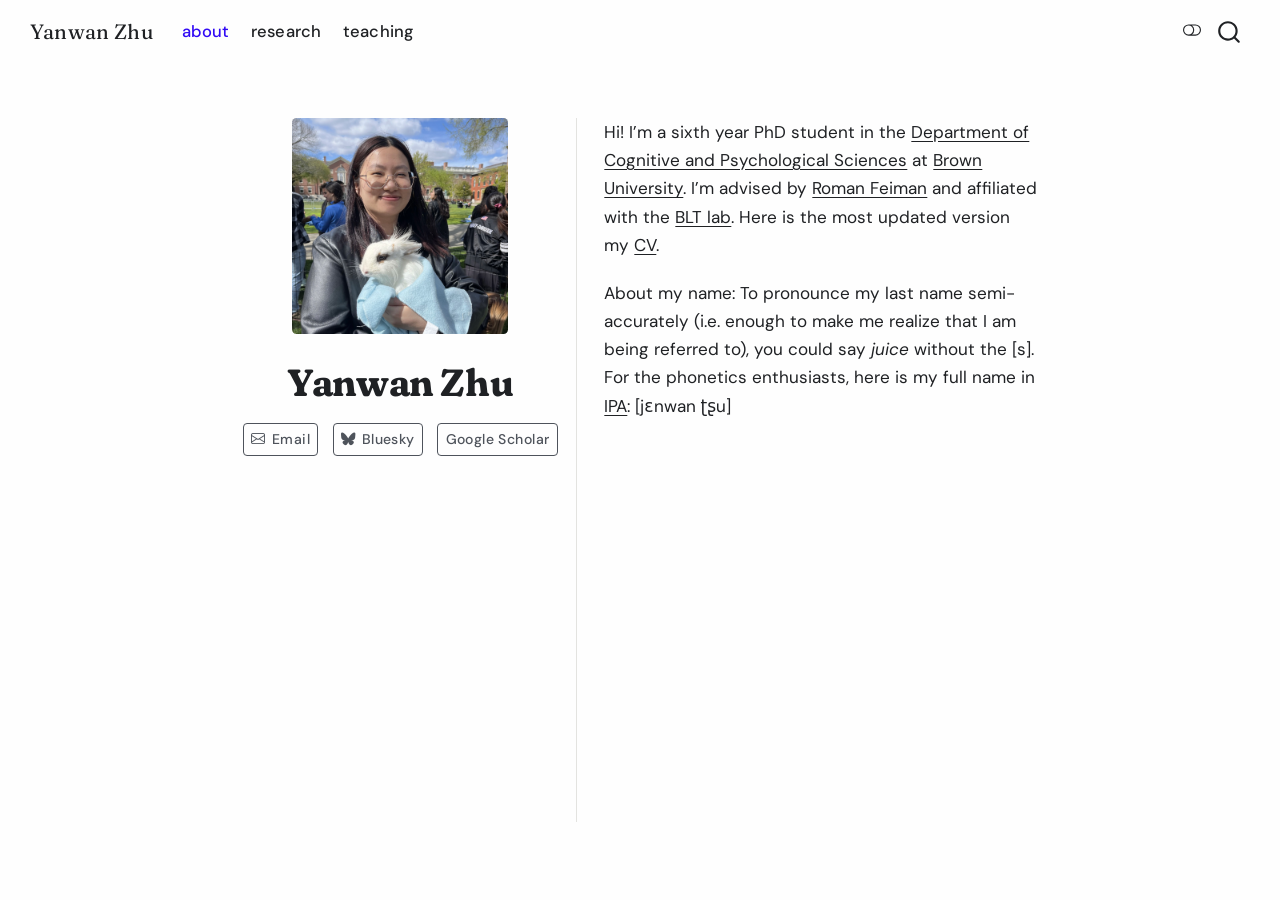
<file: index.html>
<!DOCTYPE html>
<html xmlns="http://www.w3.org/1999/xhtml" lang="en" xml:lang="en"><head>

<meta charset="utf-8">
<meta name="generator" content="quarto-1.9.36">

<meta name="viewport" content="width=device-width, initial-scale=1.0, user-scalable=yes">


<title>Yanwan Zhu</title>
<style>
/* Default styles provided by pandoc.
** See https://pandoc.org/MANUAL.html#variables-for-html for config info.
*/
code{white-space: pre-wrap;}
span.smallcaps{font-variant: small-caps;}
div.columns{display: flex; gap: min(4vw, 1.5em);}
div.column{flex: auto; overflow-x: auto;}
div.hanging-indent{margin-left: 1.5em; text-indent: -1.5em;}
ul.task-list{list-style: none;}
ul.task-list li input[type="checkbox"] {
  width: 0.8em;
  margin: 0 0.8em 0.2em -1em; /* quarto-specific, see https://github.com/quarto-dev/quarto-cli/issues/4556 */ 
  vertical-align: middle;
}
</style>


<script src="site_libs/quarto-nav/quarto-nav.js"></script>
<script src="site_libs/quarto-nav/headroom.min.js"></script>
<script src="site_libs/clipboard/clipboard.min.js"></script>
<script src="site_libs/quarto-search/autocomplete.umd.js"></script>
<script src="site_libs/quarto-search/fuse.min.js"></script>
<script src="site_libs/quarto-search/quarto-search.js"></script>
<meta name="quarto:offset" content="./">
<link href="./favicon.png" rel="icon" type="image/png">
<script src="site_libs/quarto-html/quarto.js" type="module"></script>
<script src="site_libs/quarto-html/tabsets/tabsets.js" type="module"></script>
<script src="site_libs/quarto-html/popper.min.js"></script>
<script src="site_libs/quarto-html/tippy.umd.min.js"></script>
<link href="site_libs/quarto-html/tippy.css" rel="stylesheet">
<link href="site_libs/quarto-html/quarto-syntax-highlighting-addd94f4e7ed02a982857e2a12febfa5.css" rel="stylesheet" class="quarto-color-scheme" id="quarto-text-highlighting-styles">
<link href="site_libs/quarto-html/quarto-syntax-highlighting-dark-85aa6de9a6b3f19ce81c1daf69092015.css" rel="stylesheet" class="quarto-color-scheme quarto-color-alternate" id="quarto-text-highlighting-styles">
<link href="site_libs/quarto-html/quarto-syntax-highlighting-addd94f4e7ed02a982857e2a12febfa5.css" rel="stylesheet" class="quarto-color-scheme-extra" id="quarto-text-highlighting-styles">
<script src="site_libs/bootstrap/bootstrap.min.js"></script>
<link href="site_libs/bootstrap/bootstrap-icons.css" rel="stylesheet">
<link href="site_libs/bootstrap/bootstrap-2f0331f2d6e38816ce0af47c89180d56.min.css" rel="stylesheet" append-hash="true" class="quarto-color-scheme" id="quarto-bootstrap" data-mode="light">
<link href="site_libs/bootstrap/bootstrap-dark-ede0a9b2e748301b54d7dc3af17618ef.min.css" rel="stylesheet" append-hash="true" class="quarto-color-scheme quarto-color-alternate" id="quarto-bootstrap" data-mode="dark">
<link href="site_libs/bootstrap/bootstrap-2f0331f2d6e38816ce0af47c89180d56.min.css" rel="stylesheet" append-hash="true" class="quarto-color-scheme-extra" id="quarto-bootstrap" data-mode="light">
<script id="quarto-search-options" type="application/json">{
  "location": "navbar",
  "copy-button": false,
  "collapse-after": 3,
  "panel-placement": "end",
  "type": "overlay",
  "limit": 50,
  "keyboard-shortcut": [
    "f",
    "/",
    "s"
  ],
  "show-item-context": false,
  "language": {
    "search-no-results-text": "No results",
    "search-matching-documents-text": "matching documents",
    "search-copy-link-title": "Copy link to search",
    "search-hide-matches-text": "Hide additional matches",
    "search-more-match-text": "more match in this document",
    "search-more-matches-text": "more matches in this document",
    "search-clear-button-title": "Clear",
    "search-text-placeholder": "",
    "search-detached-cancel-button-title": "Cancel",
    "search-submit-button-title": "Submit",
    "search-label": "Search"
  }
}</script>


<meta property="og:title" content="Yanwan Zhu">
<meta property="og:image" content="https://yanwanz.github.io/profile.jpg">
<meta property="og:site_name" content="Yanwan Zhu">
</head>

<body class="nav-fixed fullcontent quarto-light"><script id="quarto-html-before-body" type="application/javascript">
    const toggleBodyColorMode = (bsSheetEl) => {
      const mode = bsSheetEl.getAttribute("data-mode");
      const bodyEl = window.document.querySelector("body");
      if (mode === "dark") {
        bodyEl.classList.add("quarto-dark");
        bodyEl.classList.remove("quarto-light");
      } else {
        bodyEl.classList.add("quarto-light");
        bodyEl.classList.remove("quarto-dark");
      }
    }
    const toggleBodyColorPrimary = () => {
      const bsSheetEl = window.document.querySelector("link#quarto-bootstrap:not([rel=disabled-stylesheet])");
      if (bsSheetEl) {
        toggleBodyColorMode(bsSheetEl);
      }
    }
    const setColorSchemeToggle = (alternate) => {
      const toggles = window.document.querySelectorAll('.quarto-color-scheme-toggle');
      for (let i=0; i < toggles.length; i++) {
        const toggle = toggles[i];
        if (toggle) {
          if (alternate) {
            toggle.classList.add("alternate");
          } else {
            toggle.classList.remove("alternate");
          }
        }
      }
    };
    const toggleColorMode = (alternate) => {
      // Switch the stylesheets
      const primaryStylesheets = window.document.querySelectorAll('link.quarto-color-scheme:not(.quarto-color-alternate)');
      const alternateStylesheets = window.document.querySelectorAll('link.quarto-color-scheme.quarto-color-alternate');
      manageTransitions('#quarto-margin-sidebar .nav-link', false);
      if (alternate) {
        // note: dark is layered on light, we don't disable primary!
        enableStylesheet(alternateStylesheets);
        for (const sheetNode of alternateStylesheets) {
          if (sheetNode.id === "quarto-bootstrap") {
            toggleBodyColorMode(sheetNode);
          }
        }
      } else {
        disableStylesheet(alternateStylesheets);
        enableStylesheet(primaryStylesheets)
        toggleBodyColorPrimary();
      }
      manageTransitions('#quarto-margin-sidebar .nav-link', true);
      // Switch the toggles
      setColorSchemeToggle(alternate)
      // Hack to workaround the fact that safari doesn't
      // properly recolor the scrollbar when toggling (#1455)
      if (navigator.userAgent.indexOf('Safari') > 0 && navigator.userAgent.indexOf('Chrome') == -1) {
        manageTransitions("body", false);
        window.scrollTo(0, 1);
        setTimeout(() => {
          window.scrollTo(0, 0);
          manageTransitions("body", true);
        }, 40);
      }
    }
    const disableStylesheet = (stylesheets) => {
      for (let i=0; i < stylesheets.length; i++) {
        const stylesheet = stylesheets[i];
        stylesheet.rel = 'disabled-stylesheet';
      }
    }
    const enableStylesheet = (stylesheets) => {
      for (let i=0; i < stylesheets.length; i++) {
        const stylesheet = stylesheets[i];
        if(stylesheet.rel !== 'stylesheet') { // for Chrome, which will still FOUC without this check
          stylesheet.rel = 'stylesheet';
        }
      }
    }
    const manageTransitions = (selector, allowTransitions) => {
      const els = window.document.querySelectorAll(selector);
      for (let i=0; i < els.length; i++) {
        const el = els[i];
        if (allowTransitions) {
          el.classList.remove('notransition');
        } else {
          el.classList.add('notransition');
        }
      }
    }
    const isFileUrl = () => {
      return window.location.protocol === 'file:';
    }
    const hasAlternateSentinel = () => {
      let styleSentinel = getColorSchemeSentinel();
      if (styleSentinel !== null) {
        return styleSentinel === "alternate";
      } else {
        return false;
      }
    }
    const setStyleSentinel = (alternate) => {
      const value = alternate ? "alternate" : "default";
      if (!isFileUrl()) {
        window.localStorage.setItem("quarto-color-scheme", value);
      } else {
        localAlternateSentinel = value;
      }
    }
    const getColorSchemeSentinel = () => {
      if (!isFileUrl()) {
        const storageValue = window.localStorage.getItem("quarto-color-scheme");
        return storageValue != null ? storageValue : localAlternateSentinel;
      } else {
        return localAlternateSentinel;
      }
    }
    const toggleGiscusIfUsed = (isAlternate, darkModeDefault) => {
      const baseTheme = document.querySelector('#giscus-base-theme')?.value ?? 'light';
      const alternateTheme = document.querySelector('#giscus-alt-theme')?.value ?? 'dark';
      let newTheme = '';
      if(authorPrefersDark) {
        newTheme = isAlternate ? baseTheme : alternateTheme;
      } else {
        newTheme = isAlternate ? alternateTheme : baseTheme;
      }
      const changeGiscusTheme = () => {
        // From: https://github.com/giscus/giscus/issues/336
        const sendMessage = (message) => {
          const iframe = document.querySelector('iframe.giscus-frame');
          if (!iframe) return;
          iframe.contentWindow.postMessage({ giscus: message }, 'https://giscus.app');
        }
        sendMessage({
          setConfig: {
            theme: newTheme
          }
        });
      }
      const isGiscussLoaded = window.document.querySelector('iframe.giscus-frame') !== null;
      if (isGiscussLoaded) {
        changeGiscusTheme();
      }
    };
    const authorPrefersDark = false;
    const darkModeDefault = authorPrefersDark;
      document.querySelector('link#quarto-text-highlighting-styles.quarto-color-scheme-extra').rel = 'disabled-stylesheet';
      document.querySelector('link#quarto-bootstrap.quarto-color-scheme-extra').rel = 'disabled-stylesheet';
    let localAlternateSentinel = darkModeDefault ? 'alternate' : 'default';
    // Dark / light mode switch
    window.quartoToggleColorScheme = () => {
      // Read the current dark / light value
      let toAlternate = !hasAlternateSentinel();
      toggleColorMode(toAlternate);
      setStyleSentinel(toAlternate);
      toggleGiscusIfUsed(toAlternate, darkModeDefault);
      window.dispatchEvent(new Event('resize'));
    };
    // Switch to dark mode if need be
    if (hasAlternateSentinel()) {
      toggleColorMode(true);
    } else {
      toggleColorMode(false);
    }
  </script>

<div id="quarto-search-results"></div>
  <header id="quarto-header" class="headroom fixed-top">
    <nav class="navbar navbar-expand-lg " data-bs-theme="dark">
      <div class="navbar-container container-fluid">
      <div class="navbar-brand-container mx-auto">
    <a class="navbar-brand" href="./index.html">
    <span class="navbar-title">Yanwan Zhu</span>
    </a>
  </div>
            <div id="quarto-search" class="" title="Search"></div>
          <button class="navbar-toggler" type="button" data-bs-toggle="collapse" data-bs-target="#navbarCollapse" aria-controls="navbarCollapse" role="menu" aria-expanded="false" aria-label="Toggle navigation" onclick="if (window.quartoToggleHeadroom) { window.quartoToggleHeadroom(); }">
  <span class="navbar-toggler-icon"></span>
</button>
          <div class="collapse navbar-collapse" id="navbarCollapse">
            <ul class="navbar-nav navbar-nav-scroll me-auto">
  <li class="nav-item">
    <a class="nav-link active" href="./index.html" aria-current="page"> 
<span class="menu-text">about</span></a>
  </li>  
  <li class="nav-item">
    <a class="nav-link" href="./research.html"> 
<span class="menu-text">research</span></a>
  </li>  
  <li class="nav-item">
    <a class="nav-link" href="./teaching.html"> 
<span class="menu-text">teaching</span></a>
  </li>  
</ul>
          </div> <!-- /navcollapse -->
            <div class="quarto-navbar-tools">
  <a href="" class="quarto-color-scheme-toggle quarto-navigation-tool  px-1" onclick="window.quartoToggleColorScheme(); return false;" title="Toggle dark mode"><i class="bi"></i></a>
</div>
      </div> <!-- /container-fluid -->
    </nav>
</header>
<!-- content -->
<div id="quarto-content" class="quarto-container page-columns page-rows-contents page-layout-article page-navbar">
<!-- sidebar -->
<!-- margin-sidebar -->
    
<!-- main -->
<div class="quarto-about-trestles">
  <div class="about-entity">
    <img src="profile.jpg" class="about-image
  rounded " style="width: 12em;">
<header id="title-block-header" class="quarto-title-block default">
<div class="quarto-title">
<h1 class="title">Yanwan Zhu</h1>
</div>
<div class="quarto-title-meta">
  </div>
</header>
    <div class="about-links">
  <a href="/yanwan_zhu@brown.edu" class="about-link" rel="" target="">
    <i class="bi bi-envelope"></i>
     <span class="about-link-text">Email</span>
  </a>
  <a href="https://bsky.app/profile/yanwan.bsky.social" class="about-link" rel="" target="">
    <i class="bi bi-bluesky"></i>
     <span class="about-link-text">Bluesky</span>
  </a>
  <a href="https://scholar.google.com/citations?user=Q4MAyaoAAAAJ" class="about-link" rel="" target="">
     <span class="about-link-text">Google Scholar</span>
  </a>
</div>
  </div>
  <div class="about-contents"><main class="content" id="quarto-document-content">

<div class="bio">
<p>Hi! I’m a sixth year PhD student in the <a href="https://copsy.brown.edu/">Department of Cognitive and Psychological Sciences</a> at <a href="https://www.brown.edu/">Brown University</a>. I’m advised by <a href="https://www.brown.edu/academics/cognitive-linguistic-psychological-sciences/people/faculty/roman-feiman">Roman Feiman</a> and affiliated with the <a href="https://sites.brown.edu/bltlab/">BLT lab</a>. Here is the most updated version my <a href="cv.pdf">CV</a>.</p>
<p>About my name: To pronounce my last name semi-accurately (i.e.&nbsp;enough to make me realize that I am being referred to), you could say <em>juice</em> without the [s]. For the phonetics enthusiasts, here is my full name in <a href="https://en.wikipedia.org/wiki/International_Phonetic_Alphabet">IPA</a>: [jɛnwan ʈʂu]</p>
</div>


</main></div>
</div>
 <!-- /main -->
<script id="quarto-html-after-body" type="application/javascript">
  window.document.addEventListener("DOMContentLoaded", function (event) {
    // Ensure there is a toggle, if there isn't float one in the top right
    if (window.document.querySelector('.quarto-color-scheme-toggle') === null) {
      const a = window.document.createElement('a');
      a.classList.add('top-right');
      a.classList.add('quarto-color-scheme-toggle');
      a.href = "";
      a.onclick = function() { try { window.quartoToggleColorScheme(); } catch {} return false; };
      const i = window.document.createElement("i");
      i.classList.add('bi');
      a.appendChild(i);
      window.document.body.appendChild(a);
    }
    setColorSchemeToggle(hasAlternateSentinel())
    const isCodeAnnotation = (el) => {
      for (const clz of el.classList) {
        if (clz.startsWith('code-annotation-')) {                     
          return true;
        }
      }
      return false;
    }
    const onCopySuccess = function(e) {
      // button target
      const button = e.trigger;
      // don't keep focus
      button.blur();
      // flash "checked"
      button.classList.add('code-copy-button-checked');
      var currentTitle = button.getAttribute("title");
      button.setAttribute("title", "Copied!");
      let tooltip;
      if (window.bootstrap) {
        button.setAttribute("data-bs-toggle", "tooltip");
        button.setAttribute("data-bs-placement", "left");
        button.setAttribute("data-bs-title", "Copied!");
        tooltip = new bootstrap.Tooltip(button, 
          { trigger: "manual", 
            customClass: "code-copy-button-tooltip",
            offset: [0, -8]});
        tooltip.show();    
      }
      setTimeout(function() {
        if (tooltip) {
          tooltip.hide();
          button.removeAttribute("data-bs-title");
          button.removeAttribute("data-bs-toggle");
          button.removeAttribute("data-bs-placement");
        }
        button.setAttribute("title", currentTitle);
        button.classList.remove('code-copy-button-checked');
      }, 1000);
      // clear code selection
      e.clearSelection();
    }
    const getTextToCopy = function(trigger) {
      const outerScaffold = trigger.parentElement.cloneNode(true);
      const codeEl = outerScaffold.querySelector('code');
      for (const childEl of codeEl.children) {
        if (isCodeAnnotation(childEl)) {
          childEl.remove();
        }
      }
      return codeEl.innerText;
    }
    const clipboard = new window.ClipboardJS('.code-copy-button:not([data-in-quarto-modal])', {
      text: getTextToCopy
    });
    clipboard.on('success', onCopySuccess);
    if (window.document.getElementById('quarto-embedded-source-code-modal')) {
      const clipboardModal = new window.ClipboardJS('.code-copy-button[data-in-quarto-modal]', {
        text: getTextToCopy,
        container: window.document.getElementById('quarto-embedded-source-code-modal')
      });
      clipboardModal.on('success', onCopySuccess);
    }
      var localhostRegex = new RegExp(/^(?:http|https):\/\/localhost\:?[0-9]*\//);
      var mailtoRegex = new RegExp(/^mailto:/);
        var filterRegex = new RegExp("https:\/\/yanwanz\.github\.io");
      var isInternal = (href) => {
          return filterRegex.test(href) || localhostRegex.test(href) || mailtoRegex.test(href);
      }
      // Inspect non-navigation links and adorn them if external
     var links = window.document.querySelectorAll('a[href]:not(.nav-link):not(.navbar-brand):not(.toc-action):not(.sidebar-link):not(.sidebar-item-toggle):not(.pagination-link):not(.no-external):not([aria-hidden]):not(.dropdown-item):not(.quarto-navigation-tool):not(.about-link)');
      for (var i=0; i<links.length; i++) {
        const link = links[i];
        if (!isInternal(link.href)) {
          // undo the damage that might have been done by quarto-nav.js in the case of
          // links that we want to consider external
          if (link.dataset.originalHref !== undefined) {
            link.href = link.dataset.originalHref;
          }
        }
      }
    function tippyHover(el, contentFn, onTriggerFn, onUntriggerFn) {
      const config = {
        allowHTML: true,
        maxWidth: 500,
        delay: 100,
        arrow: false,
        appendTo: function(el) {
            return el.parentElement;
        },
        interactive: true,
        interactiveBorder: 10,
        theme: 'quarto',
        placement: 'bottom-start',
      };
      if (contentFn) {
        config.content = contentFn;
      }
      if (onTriggerFn) {
        config.onTrigger = onTriggerFn;
      }
      if (onUntriggerFn) {
        config.onUntrigger = onUntriggerFn;
      }
      window.tippy(el, config); 
    }
    const noterefs = window.document.querySelectorAll('a[role="doc-noteref"]');
    for (var i=0; i<noterefs.length; i++) {
      const ref = noterefs[i];
      tippyHover(ref, function() {
        // use id or data attribute instead here
        let href = ref.getAttribute('data-footnote-href') || ref.getAttribute('href');
        try { href = new URL(href).hash; } catch {}
        const id = href.replace(/^#\/?/, "");
        const note = window.document.getElementById(id);
        if (note) {
          return note.innerHTML;
        } else {
          return "";
        }
      });
    }
    const xrefs = window.document.querySelectorAll('a.quarto-xref');
    const processXRef = (id, note) => {
      // Strip column container classes
      const stripColumnClz = (el) => {
        el.classList.remove("page-full", "page-columns");
        if (el.children) {
          for (const child of el.children) {
            stripColumnClz(child);
          }
        }
      }
      stripColumnClz(note)
      if (id === null || id.startsWith('sec-')) {
        // Special case sections, only their first couple elements
        const container = document.createElement("div");
        if (note.children && note.children.length > 2) {
          container.appendChild(note.children[0].cloneNode(true));
          for (let i = 1; i < note.children.length; i++) {
            const child = note.children[i];
            if (child.tagName === "P" && child.innerText === "") {
              continue;
            } else {
              container.appendChild(child.cloneNode(true));
              break;
            }
          }
          if (window.Quarto?.typesetMath) {
            window.Quarto.typesetMath(container);
          }
          return container.innerHTML
        } else {
          if (window.Quarto?.typesetMath) {
            window.Quarto.typesetMath(note);
          }
          return note.innerHTML;
        }
      } else {
        // Remove any anchor links if they are present
        const anchorLink = note.querySelector('a.anchorjs-link');
        if (anchorLink) {
          anchorLink.remove();
        }
        if (window.Quarto?.typesetMath) {
          window.Quarto.typesetMath(note);
        }
        if (note.classList.contains("callout")) {
          return note.outerHTML;
        } else {
          return note.innerHTML;
        }
      }
    }
    for (var i=0; i<xrefs.length; i++) {
      const xref = xrefs[i];
      tippyHover(xref, undefined, function(instance) {
        instance.disable();
        let url = xref.getAttribute('href');
        let hash = undefined; 
        if (url.startsWith('#')) {
          hash = url;
        } else {
          try { hash = new URL(url).hash; } catch {}
        }
        if (hash) {
          const id = hash.replace(/^#\/?/, "");
          const note = window.document.getElementById(id);
          if (note !== null) {
            try {
              const html = processXRef(id, note.cloneNode(true));
              instance.setContent(html);
            } finally {
              instance.enable();
              instance.show();
            }
          } else {
            // See if we can fetch this
            fetch(url.split('#')[0])
            .then(res => res.text())
            .then(html => {
              const parser = new DOMParser();
              const htmlDoc = parser.parseFromString(html, "text/html");
              const note = htmlDoc.getElementById(id);
              if (note !== null) {
                const html = processXRef(id, note);
                instance.setContent(html);
              } 
            }).finally(() => {
              instance.enable();
              instance.show();
            });
          }
        } else {
          // See if we can fetch a full url (with no hash to target)
          // This is a special case and we should probably do some content thinning / targeting
          fetch(url)
          .then(res => res.text())
          .then(html => {
            const parser = new DOMParser();
            const htmlDoc = parser.parseFromString(html, "text/html");
            const note = htmlDoc.querySelector('main.content');
            if (note !== null) {
              // This should only happen for chapter cross references
              // (since there is no id in the URL)
              // remove the first header
              if (note.children.length > 0 && note.children[0].tagName === "HEADER") {
                note.children[0].remove();
              }
              const html = processXRef(null, note);
              instance.setContent(html);
            } 
          }).finally(() => {
            instance.enable();
            instance.show();
          });
        }
      }, function(instance) {
      });
    }
        let selectedAnnoteEl;
        const selectorForAnnotation = ( cell, annotation) => {
          let cellAttr = 'data-code-cell="' + cell + '"';
          let lineAttr = 'data-code-annotation="' +  annotation + '"';
          const selector = 'span[' + cellAttr + '][' + lineAttr + ']';
          return selector;
        }
        const selectCodeLines = (annoteEl) => {
          const doc = window.document;
          const targetCell = annoteEl.getAttribute("data-target-cell");
          const targetAnnotation = annoteEl.getAttribute("data-target-annotation");
          const annoteSpan = window.document.querySelector(selectorForAnnotation(targetCell, targetAnnotation));
          const lines = annoteSpan.getAttribute("data-code-lines").split(",");
          const lineIds = lines.map((line) => {
            return targetCell + "-" + line;
          })
          let top = null;
          let height = null;
          let parent = null;
          if (lineIds.length > 0) {
              //compute the position of the single el (top and bottom and make a div)
              const el = window.document.getElementById(lineIds[0]);
              top = el.offsetTop;
              height = el.offsetHeight;
              parent = el.parentElement.parentElement;
            if (lineIds.length > 1) {
              const lastEl = window.document.getElementById(lineIds[lineIds.length - 1]);
              const bottom = lastEl.offsetTop + lastEl.offsetHeight;
              height = bottom - top;
            }
            if (top !== null && height !== null && parent !== null) {
              // cook up a div (if necessary) and position it 
              let div = window.document.getElementById("code-annotation-line-highlight");
              if (div === null) {
                div = window.document.createElement("div");
                div.setAttribute("id", "code-annotation-line-highlight");
                div.style.position = 'absolute';
                parent.appendChild(div);
              }
              div.style.top = top - 2 + "px";
              div.style.height = height + 4 + "px";
              div.style.left = 0;
              let gutterDiv = window.document.getElementById("code-annotation-line-highlight-gutter");
              if (gutterDiv === null) {
                gutterDiv = window.document.createElement("div");
                gutterDiv.setAttribute("id", "code-annotation-line-highlight-gutter");
                gutterDiv.style.position = 'absolute';
                const codeCell = window.document.getElementById(targetCell);
                const gutter = codeCell.querySelector('.code-annotation-gutter');
                gutter.appendChild(gutterDiv);
              }
              gutterDiv.style.top = top - 2 + "px";
              gutterDiv.style.height = height + 4 + "px";
            }
            selectedAnnoteEl = annoteEl;
          }
        };
        const unselectCodeLines = () => {
          const elementsIds = ["code-annotation-line-highlight", "code-annotation-line-highlight-gutter"];
          elementsIds.forEach((elId) => {
            const div = window.document.getElementById(elId);
            if (div) {
              div.remove();
            }
          });
          selectedAnnoteEl = undefined;
        };
          // Handle positioning of the toggle
      window.addEventListener(
        "resize",
        throttle(() => {
          elRect = undefined;
          if (selectedAnnoteEl) {
            selectCodeLines(selectedAnnoteEl);
          }
        }, 10)
      );
      function throttle(fn, ms) {
      let throttle = false;
      let timer;
        return (...args) => {
          if(!throttle) { // first call gets through
              fn.apply(this, args);
              throttle = true;
          } else { // all the others get throttled
              if(timer) clearTimeout(timer); // cancel #2
              timer = setTimeout(() => {
                fn.apply(this, args);
                timer = throttle = false;
              }, ms);
          }
        };
      }
        // Attach click handler to the DT
        const annoteDls = window.document.querySelectorAll('dt[data-target-cell]');
        for (const annoteDlNode of annoteDls) {
          annoteDlNode.addEventListener('click', (event) => {
            const clickedEl = event.target;
            if (clickedEl !== selectedAnnoteEl) {
              unselectCodeLines();
              const activeEl = window.document.querySelector('dt[data-target-cell].code-annotation-active');
              if (activeEl) {
                activeEl.classList.remove('code-annotation-active');
              }
              selectCodeLines(clickedEl);
              clickedEl.classList.add('code-annotation-active');
            } else {
              // Unselect the line
              unselectCodeLines();
              clickedEl.classList.remove('code-annotation-active');
            }
          });
        }
    const findCites = (el) => {
      const parentEl = el.parentElement;
      if (parentEl) {
        const cites = parentEl.dataset.cites;
        if (cites) {
          return {
            el,
            cites: cites.split(' ')
          };
        } else {
          return findCites(el.parentElement)
        }
      } else {
        return undefined;
      }
    };
    var bibliorefs = window.document.querySelectorAll('a[role="doc-biblioref"]');
    for (var i=0; i<bibliorefs.length; i++) {
      const ref = bibliorefs[i];
      const citeInfo = findCites(ref);
      if (citeInfo) {
        tippyHover(citeInfo.el, function() {
          var popup = window.document.createElement('div');
          citeInfo.cites.forEach(function(cite) {
            var citeDiv = window.document.createElement('div');
            citeDiv.classList.add('hanging-indent');
            citeDiv.classList.add('csl-entry');
            var biblioDiv = window.document.getElementById('ref-' + cite);
            if (biblioDiv) {
              citeDiv.innerHTML = biblioDiv.innerHTML;
            }
            popup.appendChild(citeDiv);
          });
          return popup.innerHTML;
        });
      }
    }
  });
  </script>
</div> <!-- /content -->




</body></html>
</file>
<file: site_libs/quarto-html/tippy.css>
.tippy-box[data-animation=fade][data-state=hidden]{opacity:0}[data-tippy-root]{max-width:calc(100vw - 10px)}.tippy-box{position:relative;background-color:#333;color:#fff;border-radius:4px;font-size:14px;line-height:1.4;white-space:normal;outline:0;transition-property:transform,visibility,opacity}.tippy-box[data-placement^=top]>.tippy-arrow{bottom:0}.tippy-box[data-placement^=top]>.tippy-arrow:before{bottom:-7px;left:0;border-width:8px 8px 0;border-top-color:initial;transform-origin:center top}.tippy-box[data-placement^=bottom]>.tippy-arrow{top:0}.tippy-box[data-placement^=bottom]>.tippy-arrow:before{top:-7px;left:0;border-width:0 8px 8px;border-bottom-color:initial;transform-origin:center bottom}.tippy-box[data-placement^=left]>.tippy-arrow{right:0}.tippy-box[data-placement^=left]>.tippy-arrow:before{border-width:8px 0 8px 8px;border-left-color:initial;right:-7px;transform-origin:center left}.tippy-box[data-placement^=right]>.tippy-arrow{left:0}.tippy-box[data-placement^=right]>.tippy-arrow:before{left:-7px;border-width:8px 8px 8px 0;border-right-color:initial;transform-origin:center right}.tippy-box[data-inertia][data-state=visible]{transition-timing-function:cubic-bezier(.54,1.5,.38,1.11)}.tippy-arrow{width:16px;height:16px;color:#333}.tippy-arrow:before{content:"";position:absolute;border-color:transparent;border-style:solid}.tippy-content{position:relative;padding:5px 9px;z-index:1}
</file>
<file: site_libs/quarto-html/quarto-syntax-highlighting-addd94f4e7ed02a982857e2a12febfa5.css>
/* quarto syntax highlight colors */
:root {
  --quarto-hl-ot-color: #003B4F;
  --quarto-hl-at-color: #657422;
  --quarto-hl-ss-color: #20794D;
  --quarto-hl-an-color: #5E5E5E;
  --quarto-hl-fu-color: #4758AB;
  --quarto-hl-st-color: #20794D;
  --quarto-hl-cf-color: #003B4F;
  --quarto-hl-op-color: #5E5E5E;
  --quarto-hl-er-color: #AD0000;
  --quarto-hl-bn-color: #AD0000;
  --quarto-hl-al-color: #AD0000;
  --quarto-hl-va-color: #111111;
  --quarto-hl-bu-color: inherit;
  --quarto-hl-ex-color: inherit;
  --quarto-hl-pp-color: #AD0000;
  --quarto-hl-in-color: #5E5E5E;
  --quarto-hl-vs-color: #20794D;
  --quarto-hl-wa-color: #5E5E5E;
  --quarto-hl-do-color: #5E5E5E;
  --quarto-hl-im-color: #00769E;
  --quarto-hl-ch-color: #20794D;
  --quarto-hl-dt-color: #AD0000;
  --quarto-hl-fl-color: #AD0000;
  --quarto-hl-co-color: #5E5E5E;
  --quarto-hl-cv-color: #5E5E5E;
  --quarto-hl-cn-color: #8f5902;
  --quarto-hl-sc-color: #5E5E5E;
  --quarto-hl-dv-color: #AD0000;
  --quarto-hl-kw-color: #003B4F;
}

/* other quarto variables */
:root {
  --quarto-font-monospace: ui-monospace, "SF Mono", Menlo, monospace;
}

/* syntax highlight based on Pandoc's rules */
pre > code.sourceCode > span {
  color: #003B4F;
}

code.sourceCode > span {
  color: #003B4F;
}

div.sourceCode,
div.sourceCode pre.sourceCode {
  color: #003B4F;
}

/* Normal */
code span {
  color: #003B4F;
}

/* Alert */
code span.al {
  color: #AD0000;
  font-style: inherit;
}

/* Annotation */
code span.an {
  color: #5E5E5E;
  font-style: inherit;
}

/* Attribute */
code span.at {
  color: #657422;
  font-style: inherit;
}

/* BaseN */
code span.bn {
  color: #AD0000;
  font-style: inherit;
}

/* BuiltIn */
code span.bu {
  font-style: inherit;
}

/* ControlFlow */
code span.cf {
  color: #003B4F;
  font-weight: bold;
  font-style: inherit;
}

/* Char */
code span.ch {
  color: #20794D;
  font-style: inherit;
}

/* Constant */
code span.cn {
  color: #8f5902;
  font-style: inherit;
}

/* Comment */
code span.co {
  color: #5E5E5E;
  font-style: inherit;
}

/* CommentVar */
code span.cv {
  color: #5E5E5E;
  font-style: italic;
}

/* Documentation */
code span.do {
  color: #5E5E5E;
  font-style: italic;
}

/* DataType */
code span.dt {
  color: #AD0000;
  font-style: inherit;
}

/* DecVal */
code span.dv {
  color: #AD0000;
  font-style: inherit;
}

/* Error */
code span.er {
  color: #AD0000;
  font-style: inherit;
}

/* Extension */
code span.ex {
  font-style: inherit;
}

/* Float */
code span.fl {
  color: #AD0000;
  font-style: inherit;
}

/* Function */
code span.fu {
  color: #4758AB;
  font-style: inherit;
}

/* Import */
code span.im {
  color: #00769E;
  font-style: inherit;
}

/* Information */
code span.in {
  color: #5E5E5E;
  font-style: inherit;
}

/* Keyword */
code span.kw {
  color: #003B4F;
  font-weight: bold;
  font-style: inherit;
}

/* Operator */
code span.op {
  color: #5E5E5E;
  font-style: inherit;
}

/* Other */
code span.ot {
  color: #003B4F;
  font-style: inherit;
}

/* Preprocessor */
code span.pp {
  color: #AD0000;
  font-style: inherit;
}

/* SpecialChar */
code span.sc {
  color: #5E5E5E;
  font-style: inherit;
}

/* SpecialString */
code span.ss {
  color: #20794D;
  font-style: inherit;
}

/* String */
code span.st {
  color: #20794D;
  font-style: inherit;
}

/* Variable */
code span.va {
  color: #111111;
  font-style: inherit;
}

/* VerbatimString */
code span.vs {
  color: #20794D;
  font-style: inherit;
}

/* Warning */
code span.wa {
  color: #5E5E5E;
  font-style: italic;
}

.prevent-inlining {
  content: "</";
}

/*# sourceMappingURL=da2ed9c5b869e12224419908487ed00f.css.map */
</file>
<file: site_libs/quarto-html/quarto-syntax-highlighting-dark-85aa6de9a6b3f19ce81c1daf69092015.css>
/* quarto syntax highlight colors */
:root {
  --quarto-hl-al-color: #f07178;
  --quarto-hl-an-color: #d4d0ab;
  --quarto-hl-at-color: #00e0e0;
  --quarto-hl-bn-color: #d4d0ab;
  --quarto-hl-bu-color: #abe338;
  --quarto-hl-ch-color: #abe338;
  --quarto-hl-co-color: #f8f8f2;
  --quarto-hl-cv-color: #ffd700;
  --quarto-hl-cn-color: #ffd700;
  --quarto-hl-cf-color: #ffa07a;
  --quarto-hl-dt-color: #ffa07a;
  --quarto-hl-dv-color: #d4d0ab;
  --quarto-hl-do-color: #f8f8f2;
  --quarto-hl-er-color: #f07178;
  --quarto-hl-ex-color: #00e0e0;
  --quarto-hl-fl-color: #d4d0ab;
  --quarto-hl-fu-color: #ffa07a;
  --quarto-hl-im-color: #abe338;
  --quarto-hl-in-color: #d4d0ab;
  --quarto-hl-kw-color: #ffa07a;
  --quarto-hl-op-color: #ffa07a;
  --quarto-hl-ot-color: #00e0e0;
  --quarto-hl-pp-color: #dcc6e0;
  --quarto-hl-re-color: #00e0e0;
  --quarto-hl-sc-color: #abe338;
  --quarto-hl-ss-color: #abe338;
  --quarto-hl-st-color: #abe338;
  --quarto-hl-va-color: #00e0e0;
  --quarto-hl-vs-color: #abe338;
  --quarto-hl-wa-color: #dcc6e0;
}

/* other quarto variables */
:root {
  --quarto-font-monospace: ui-monospace, "SF Mono", Menlo, monospace;
}

/* syntax highlight based on Pandoc's rules */
pre > code.sourceCode > span {
  color: #f8f8f2;
}

code.sourceCode > span {
  color: #f8f8f2;
}

div.sourceCode,
div.sourceCode pre.sourceCode {
  color: #f8f8f2;
}

/* Normal */
code span {
  color: #f8f8f2;
}

/* Alert */
code span.al {
  color: #f07178;
}

/* Annotation */
code span.an {
  color: #d4d0ab;
}

/* Attribute */
code span.at {
  color: #00e0e0;
}

/* BaseN */
code span.bn {
  color: #d4d0ab;
}

/* BuiltIn */
code span.bu {
  color: #abe338;
}

/* ControlFlow */
code span.cf {
  font-weight: bold;
  color: #ffa07a;
}

/* Char */
code span.ch {
  color: #abe338;
}

/* Constant */
code span.cn {
  color: #ffd700;
}

/* Comment */
code span.co {
  font-style: italic;
  color: #f8f8f2;
}

/* CommentVar */
code span.cv {
  color: #ffd700;
}

/* Documentation */
code span.do {
  color: #f8f8f2;
}

/* DataType */
code span.dt {
  color: #ffa07a;
}

/* DecVal */
code span.dv {
  color: #d4d0ab;
}

/* Error */
code span.er {
  color: #f07178;
  text-decoration: underline;
}

/* Extension */
code span.ex {
  font-weight: bold;
  color: #00e0e0;
}

/* Float */
code span.fl {
  color: #d4d0ab;
}

/* Function */
code span.fu {
  color: #ffa07a;
}

/* Import */
code span.im {
  color: #abe338;
}

/* Information */
code span.in {
  color: #d4d0ab;
}

/* Keyword */
code span.kw {
  font-weight: bold;
  color: #ffa07a;
}

/* Operator */
code span.op {
  color: #ffa07a;
}

/* Other */
code span.ot {
  color: #00e0e0;
}

/* Preprocessor */
code span.pp {
  color: #dcc6e0;
}

/* RegionMarker */
code span.re {
  background-color: #f8f8f2;
  color: #00e0e0;
}

/* SpecialChar */
code span.sc {
  color: #abe338;
}

/* SpecialString */
code span.ss {
  color: #abe338;
}

/* String */
code span.st {
  color: #abe338;
}

/* Variable */
code span.va {
  color: #00e0e0;
}

/* VerbatimString */
code span.vs {
  color: #abe338;
}

/* Warning */
code span.wa {
  color: #dcc6e0;
}

.prevent-inlining {
  content: "</";
}

/*# sourceMappingURL=febe15f273edc7b1ec2164e7d785b0a9.css.map */
</file>
